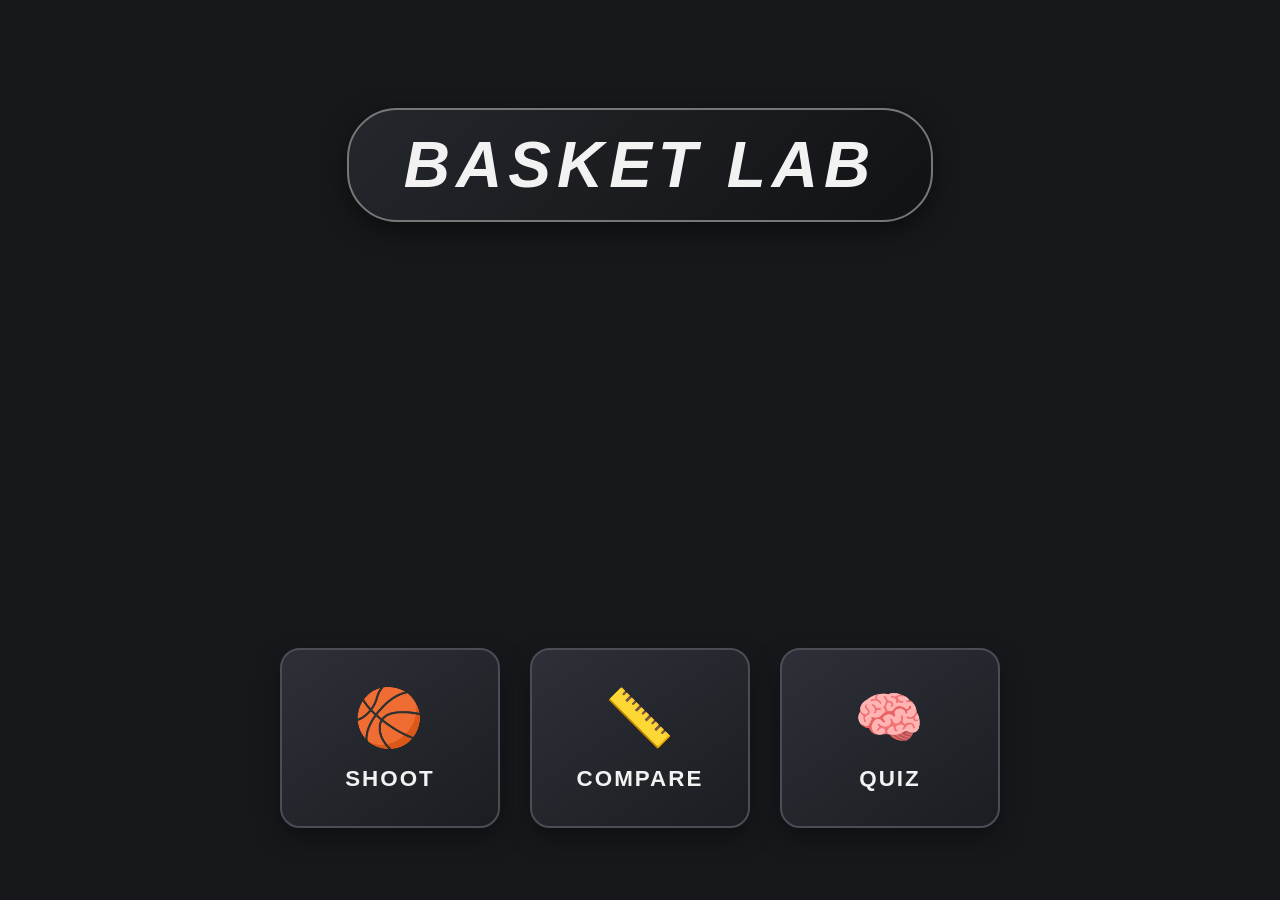
<file: index.html>
<!DOCTYPE html>
<html lang="fr">
<head>
    <meta charset="UTF-8">
    <meta name="viewport" content="width=device-width, initial-scale=1.0">
    <title>Basket Lab</title>

    <link rel="stylesheet" href="style.css">
</head>

<body>

    <header>
        <h1>BASKET LAB</h1>
    </header>

    <nav>
        <a href="shoot.html" class="mode shoot">
            <span class="icon">🏀</span>
            <span>SHOOT</span>
        </a>

        <a href="compare.html" class="mode compare">
            <span class="icon">📏</span>
            <span>COMPARE</span>
        </a>

        <a href="quiz.html" class="mode quiz">
            <span class="icon">🧠</span>
            <span>QUIZ</span>
        </a>
    </nav>

    <script src="script.js"></script>
</body>
</file>
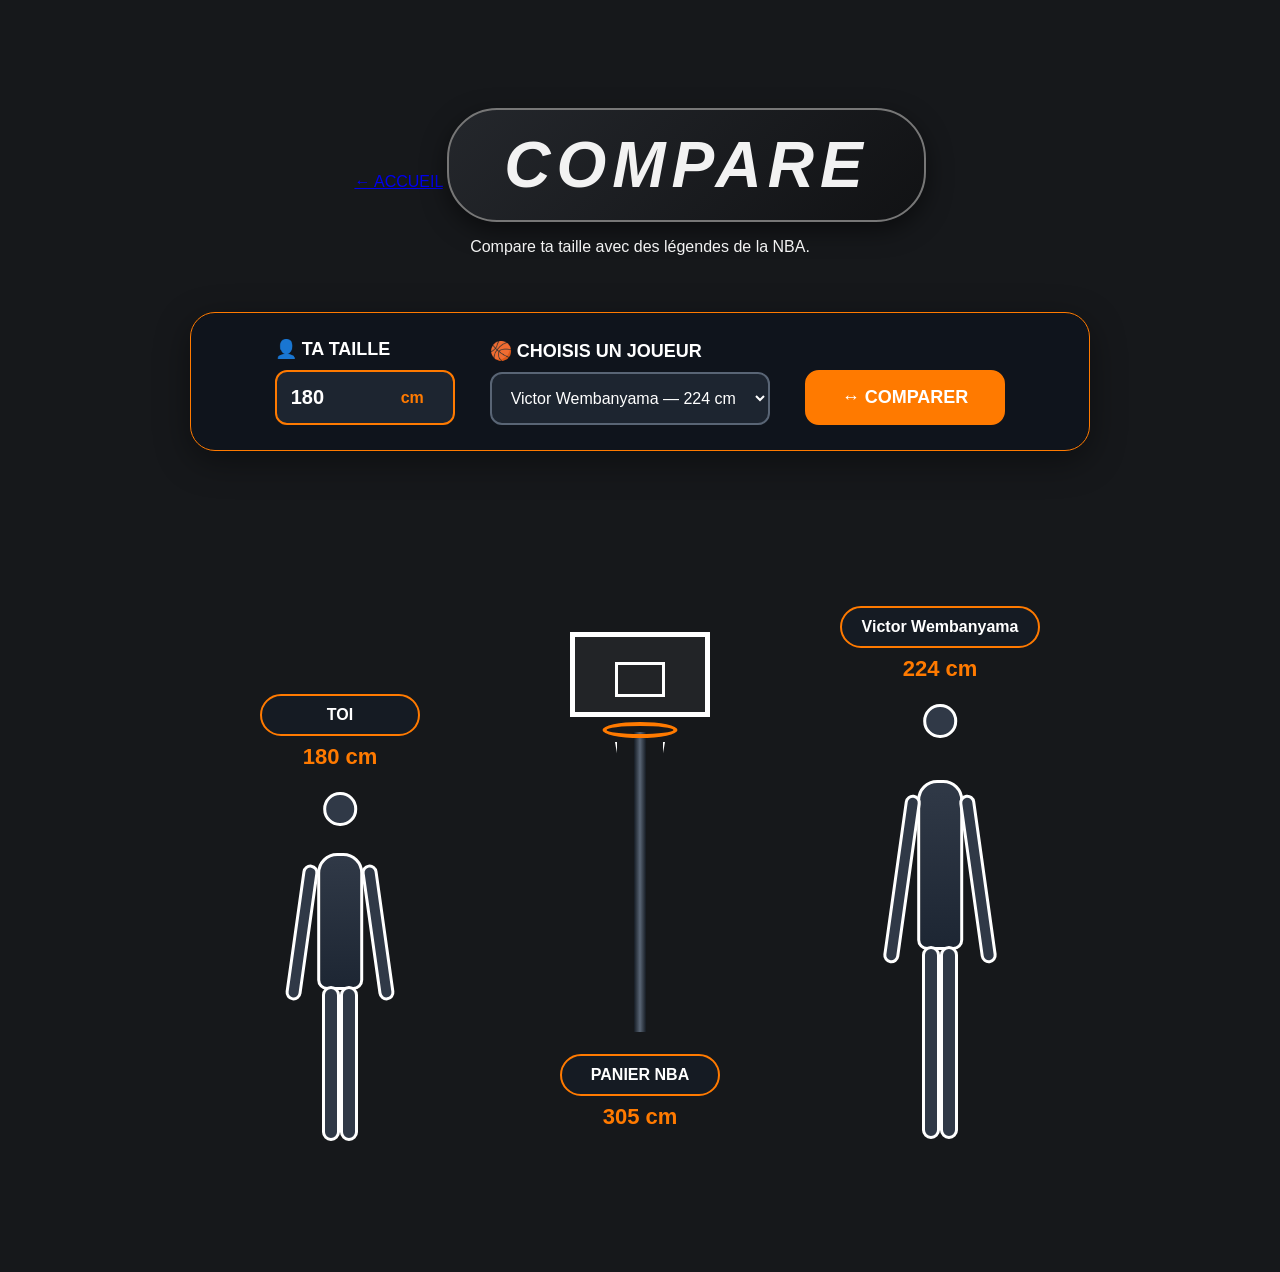
<file: compare.html>
<!DOCTYPE html>
<html lang="fr">

<head>
    <meta charset="UTF-8">
    <meta name="viewport" content="width=device-width, initial-scale=1.0">

    <title>Basket Lab - Compare</title>

    <link rel="stylesheet" href="style.css">
</head>

<body>

    <!-- En-tête de la page -->
    <header class="compare-header">
        <a href="index.html" class="back-button">← ACCUEIL</a>
        <h1>COMPARE</h1>
        <p>Compare ta taille avec des légendes de la NBA.</p>
    </header>

    <main class="compare-page">

    <!-- Zone des contrôles -->
    <section class="compare-controls">

        <div class="control">
            <label for="user-height">👤 TA TAILLE</label>

            <div class="height-input">
                <input type="number" id="user-height" value="180" min="50" max="300">
                <span>cm</span>
            </div>
        </div>

        <div class="control">
            <label for="player-select">🏀 CHOISIS UN JOUEUR</label>

            <select id="player-select">
                <option value="wembanyama">Victor Wembanyama — 224 cm</option>
                <option value="shaq">Shaquille O'Neal — 216 cm</option>
                <option value="lebron">LeBron James — 206 cm</option>
                <option value="curry">Stephen Curry — 188 cm</option>
                <option value="bogues">Muggsy Bogues — 160 cm</option>
                <option value="bol">Manute Bol — 231 cm</option>
            </select>
        </div>

        <button id="compare-button">
            ↔ COMPARER
        </button>

    </section>


    <!-- Zone de comparaison -->
    <section class="height-comparison">

       <!-- Toi -->
<div class="comparison-item">

    <div class="name-box" id="user-name">TOI</div>

    <p id="user-height-result">-- cm</p>

    <div class="person-container">
        <div class="person user-person">
    <div class="head"></div>
    <div class="body"></div>
    <div class="arms">
        <div class="arm left-arm"></div>
        <div class="arm right-arm"></div>
    </div>
    <div class="legs">
        <div class="leg left-leg"></div>
        <div class="leg right-leg"></div>
    </div>
</div>
    </div>

</div>

        <!-- Panier -->
        <div class="comparison-item basket-item">

            <div class="basket-hoop">

                <div class="backboard">
                    <div class="backboard-square"></div>
                </div>

                <div class="rim"></div>
                <div class="net"></div>
                <div class="pole"></div>

            </div>

            <div class="basket-name">PANIER NBA</div>
            <p>305 cm</p>

        </div>


     <!-- Joueur sélectionné -->
<div class="comparison-item">

    <div class="name-box" id="player-name">JOUEUR</div>

    <p id="player-height-result">-- cm</p>

    <div class="person-container">
        <div class="person player-person">
    <div class="head"></div>
    <div class="body"></div>
    <div class="arms">
        <div class="arm left-arm"></div>
        <div class="arm right-arm"></div>
    </div>
    <div class="legs">
        <div class="leg left-leg"></div>
        <div class="leg right-leg"></div>
    </div>
</div>
    </div>

</div>

    </section>

</main>

    <script src="script.js"></script>

</body>
</html>
</file>
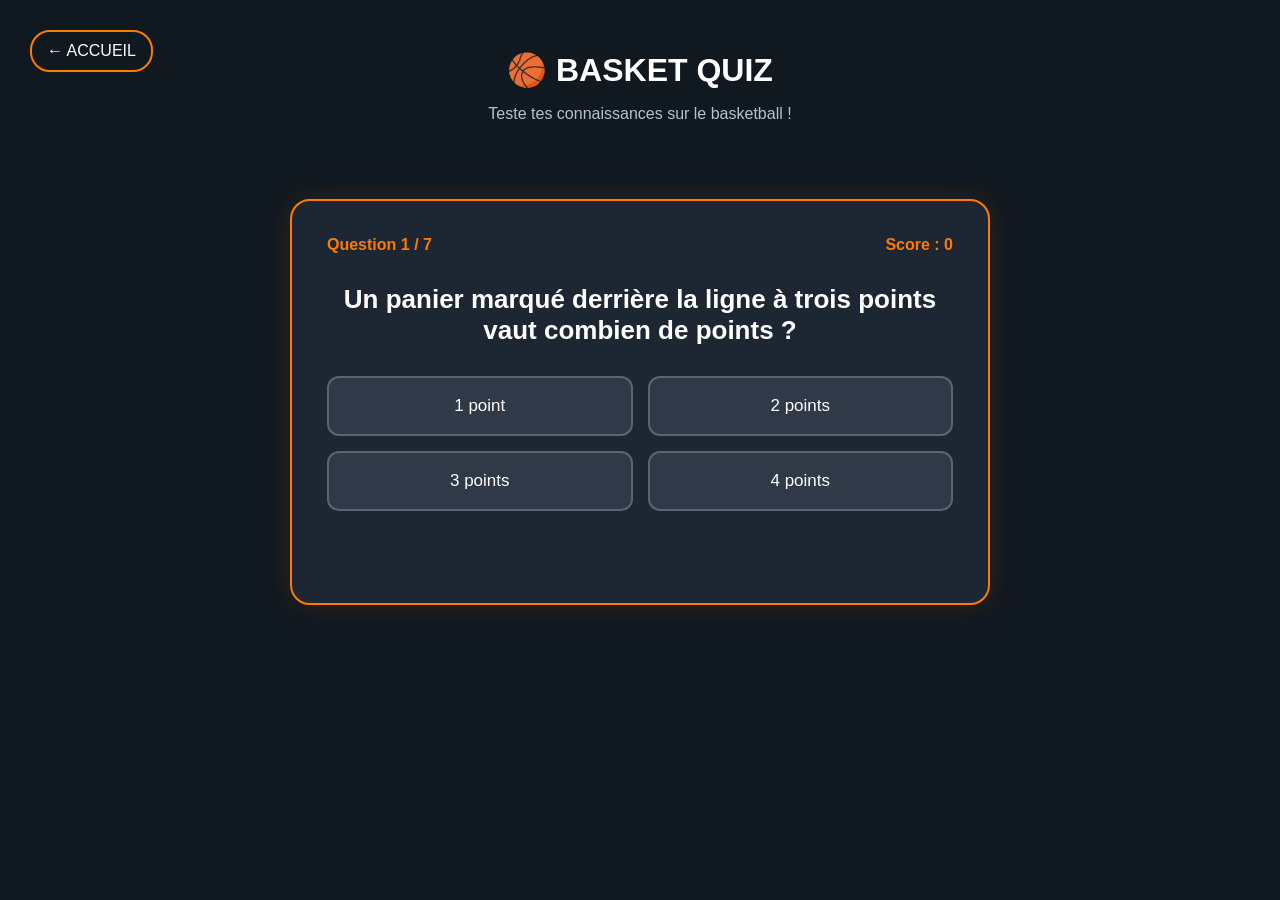
<file: quiz.html>
<!DOCTYPE html>
<html lang="fr">
<head>
    <meta charset="UTF-8">
    <meta name="viewport" content="width=device-width, initial-scale=1.0">

    <title>Basket Lab - Quiz</title>

    <link rel="stylesheet" href="quizz.css">
</head>

<body>

    <header>
        <a href="index.html">← ACCUEIL</a>
        <h1>🏀 BASKET QUIZ</h1>
        <p>Teste tes connaissances sur le basketball !</p>
    </header>

    <main class="quiz-container">

        <div id="quiz-box">

            <div class="quiz-info">
                <span id="question-number">Question 1</span>
                <span id="score">Score : 0</span>
            </div>

            <h2 id="question">
                Chargement de la question...
            </h2>

            <div id="answers"></div>

            <p id="result-message"></p>

            <button id="next-button">
                QUESTION SUIVANTE →
            </button>

        </div>

        <div id="final-result" class="hidden">
            <h2>🏆 QUIZ TERMINÉ !</h2>

            <p id="final-score"></p>

            <button id="restart-button">
                🔄 RECOMMENCER
            </button>
        </div>

    </main>

    <script src="quizz.js"></script>

</body>
</html>
</file>
<file: style.css>
/* Réglages généraux */
* {
    box-sizing: border-box;
}

body {
    margin: 0;
    min-height: 100vh;
    background-color: #16181b;
    color: #f2f2f2;
    font-family: Arial, sans-serif;

    /* Permet de placer le titre et les boutons */
    display: flex;
    flex-direction: column;
}

/* Le titre */
header {
    text-align: center;
    margin-top: 12vh;
}

h1 {
    display: inline-block;
    margin: 0;
    padding: 18px 55px;

    font-size: clamp(2rem, 5vw, 4rem);
    letter-spacing: 6px;
    font-style: italic;

    border: 2px solid #777;
    border-radius: 50px;

    background: linear-gradient(135deg, #24272c, #111214);
    box-shadow: 0 8px 25px rgba(0, 0, 0, 0.5);
}

/* Zone contenant les trois boutons */
nav {
    margin-top: auto;
    padding: 0 5vw 8vh;

    display: flex;
    justify-content: center;
    gap: 30px;
}
/* Style général des boutons */
.mode {
    width: 280px;
    padding: 25px;

    display: flex;
    flex-direction: column;
    align-items: center;
    gap: 12px;

    text-decoration: none;
    color: #f2f2f2;

    font-size: 1.5rem;
    font-weight: bold;
    letter-spacing: 2px;

    background: linear-gradient(145deg, #363a40, #1b1d21);
    border: 2px solid #555;
    border-radius: 25px;

    transition: transform 0.2s, box-shadow 0.2s;
}

/* L'icône est plus grande */
.icon {
    font-size: 2.5rem;
}

/* Couleur spécifique à chaque bouton */
.shoot {
    border-bottom: 4px solid #e63946;
}

.compare {
    border-bottom: 4px solid #4c8dff;
}

.quiz {
    border-bottom: 4px solid #a855f7;
}

/* Animation au passage de la souris */
.mode:hover {
    transform: translateY(-8px);
    box-shadow: 0 10px 25px rgba(0, 0, 0, 0.5);
}

/* Adaptation pour les téléphones */
@media (max-width: 800px) {
    header {
        margin-top: 8vh;
    }

    nav {
        flex-direction: column;
        align-items: center;
        padding-bottom: 30px;
        margin-top: 60px;
    }

    .mode {
        width: min(85vw, 350px);
    }
}
/* Style des boutons : cartes modernes */
.mode {
    width: 220px;
    height: 180px;
    padding: 20px;

    display: flex;
    flex-direction: column;
    justify-content: center;
    align-items: center;
    gap: 15px;

    text-decoration: none;
    color: #f2f2f2;

    font-size: 1.4rem;
    font-weight: bold;
    letter-spacing: 2px;

    /* Apparence de la carte */
    background: linear-gradient(145deg, #2d3038, #1b1d21);
    border: 2px solid #4a4d55;
    border-radius: 20px;

    box-shadow: 0 10px 25px rgba(0, 0, 0, 0.35);

    transition: transform 0.25s, box-shadow 0.25s, border-color 0.25s;
}

/* Icône plus grande */
.icon {
    font-size: 3.5rem;
}

/* Animation au passage de la souris */
.mode:hover {
    transform: translateY(-10px) scale(1.03);
    box-shadow: 0 18px 35px rgba(0, 0, 0, 0.5);
}
/* =========================
   PAGE COMPARE - NOUVEAU DESIGN
========================= */

.compare-page {
    max-width: 1200px;
    margin: 0 auto;
    padding: 40px 30px 80px;
}

/* ---------- CONTRÔLES ---------- */

.compare-controls {
    display: flex;
    align-items: end;
    justify-content: center;
    gap: 35px;

    padding: 25px 35px;
    margin-bottom: 50px;

    background: rgba(15, 20, 28, 0.9);
    border: 1px solid #ff7a00;
    border-radius: 25px;

    box-shadow: 0 10px 35px rgba(0, 0, 0, 0.4);
}

.control {
    display: flex;
    flex-direction: column;
    gap: 10px;
}

.control label {
    font-size: 18px;
    font-weight: bold;
    color: white;
}

.height-input {
    display: flex;
    align-items: center;

    width: 180px;

    background: #1d2530;
    border: 2px solid #ff7a00;
    border-radius: 12px;
    overflow: hidden;
}

.height-input input {
    width: 110px;
    padding: 14px;

    border: none;
    outline: none;

    background: transparent;
    color: white;

    font-size: 20px;
    font-weight: bold;
}

.height-input span {
    padding: 14px;
    color: #ff7a00;
    font-weight: bold;
}

.control select {
    width: 280px;
    padding: 15px;

    border: 2px solid #596575;
    border-radius: 12px;

    background: #1d2530;
    color: white;

    font-size: 16px;
}

/* Bouton */

#compare-button {
    padding: 15px 35px;

    border: 2px solid #ff7a00;
    border-radius: 14px;

    background: #ff7a00;
    color: white;

    font-size: 18px;
    font-weight: bold;

    cursor: pointer;

    transition: 0.3s;
}

#compare-button:hover {
    transform: translateY(-3px);
    box-shadow: 0 8px 20px rgba(255, 122, 0, 0.4);
}

/* ---------- COMPARAISON ---------- */
/* Zone de comparaison */
.height-comparison {
    display: flex;
    justify-content: center;
    align-items: flex-end;
    gap: 80px;
    min-height: 600px;
    padding: 80px 40px 40px;
    position: relative;
}

/* Chaque élément */
.comparison-item {
    width: 220px;
    min-height: 520px;
    display: flex;
    flex-direction: column;
    align-items: center;
    justify-content: flex-end;
    position: relative;
}
/* =========================
   SILHOUETTES HUMAINES
   ========================= */

.person {
    position: relative;
    width: 120px;
    background: none;
    border: none;
    transition: height 0.6s ease;
}

/* Tête */
.person .head {
    position: absolute;
    top: 0;
    left: 50%;
    width: 28%;
    aspect-ratio: 1 / 1;
    transform: translateX(-50%);
    background: #303947;
    border: 3px solid white;
    border-radius: 50%;
}

/* Corps */
.person .body {
    position: absolute;
    top: 17%;
    left: 50%;
    width: 38%;
    height: 38%;
    transform: translateX(-50%);
    background: linear-gradient(180deg, #303947, #1d2633);
    border: 3px solid white;
    border-radius: 20px 20px 10px 10px;
}

/* Bras */
.person .arm {
    position: absolute;
    top: 20%;
    width: 13%;
    height: 38%;
    background: #303947;
    border: 3px solid white;
    border-radius: 20px;
}

.person .left-arm {
    left: 12%;
    transform: rotate(8deg);
}

.person .right-arm {
    right: 12%;
    transform: rotate(-8deg);
}

/* Jambes */
.person .leg {
    position: absolute;
    top: 54%;
    width: 15%;
    height: 43%;
    background: #303947;
    border: 3px solid white;
    border-radius: 20px;
}

.person .left-leg {
    left: 35%;
}

.person .right-leg {
    right: 35%;
}

/* ---------- NOMS ---------- */

.name-box,
.basket-name {
    margin-top: 25px;
    padding: 10px 20px;

    min-width: 160px;

    text-align: center;

    background: #151b23;

    border: 2px solid #ff7a00;
    border-radius: 25px;

    color: white;
    font-weight: bold;
}

.comparison-item p {
    margin-top: 8px;

    color: #ff7a00;

    font-size: 22px;
    font-weight: bold;
}

/* ---------- PANIER ---------- */

.basket-item {
    height: 450px;
}

.basket-hoop {
    position: relative;

    width: 180px;
    height: 400px;
}

.backboard {
    position: absolute;

    top: 0;
    left: 20px;

    width: 140px;
    height: 85px;

    border: 5px solid white;

    background: rgba(255, 255, 255, 0.05);
}

.backboard-square {
    position: absolute;

    width: 50px;
    height: 35px;

    left: 50%;
    bottom: 15px;

    transform: translateX(-50%);

    border: 3px solid white;
}

.rim {
    position: absolute;

    top: 90px;
    left: 50%;

    width: 75px;
    height: 16px;

    transform: translateX(-50%);

    border: 4px solid #ff7a00;
    border-radius: 50%;
}

.net {
    position: absolute;

    top: 110px;
    left: 50%;

    width: 50px;
    height: 70px;

    transform: translateX(-50%);

    border-left: 2px solid white;
    border-right: 2px solid white;

    clip-path: polygon(0 0, 100% 0, 75% 100%, 25% 100%);
}

.pole {
    position: absolute;

    top: 100px;
    left: 50%;

    width: 12px;
    height: 300px;

    transform: translateX(-50%);

    background: linear-gradient(90deg, #151b23, #596575, #151b23);

    z-index: -1;
}

/* ---------- MOBILE ---------- */

@media (max-width: 850px) {

    .compare-controls {
        flex-direction: column;
        align-items: stretch;
    }

    .control select,
    .height-input {
        width: 100%;
    }

    .height-comparison {
        gap: 25px;
        padding: 20px 5px;
        overflow-x: auto;
    }

    .comparison-item {
        min-width: 150px;
    }
}
</file>
<file: quizz.css>
* {
    box-sizing: border-box;
}

body {
    margin: 0;
    min-height: 100vh;
    font-family: Arial, sans-serif;
    background: #101820;
    color: white;
}

/* En-tête */

header {
    text-align: center;
    padding: 30px 20px;
}

header a {
    position: absolute;
    left: 30px;
    top: 30px;
    color: white;
    text-decoration: none;
    border: 2px solid #ff7a00;
    border-radius: 20px;
    padding: 10px 15px;
}

header h1 {
    margin-bottom: 8px;
}

header p {
    color: #b8c1cc;
}

/* Conteneur */

.quiz-container {
    display: flex;
    justify-content: center;
    padding: 30px 20px;
}

#quiz-box,
#final-result {
    width: 100%;
    max-width: 700px;
    background: #1d2633;
    border: 2px solid #ff7a00;
    border-radius: 20px;
    padding: 35px;
    box-shadow: 0 0 30px rgba(255, 122, 0, 0.15);
}

/* Informations */

.quiz-info {
    display: flex;
    justify-content: space-between;
    color: #ff7a00;
    font-weight: bold;
    margin-bottom: 30px;
}

/* Question */

#question {
    text-align: center;
    font-size: 26px;
    margin-bottom: 30px;
}

/* Réponses */

#answers {
    display: grid;
    grid-template-columns: 1fr 1fr;
    gap: 15px;
}

.answer-button {
    background: #303947;
    color: white;
    border: 2px solid #596575;
    border-radius: 12px;
    padding: 18px;
    font-size: 17px;
    cursor: pointer;
    transition: 0.2s;
}

.answer-button:hover:not(:disabled) {
    border-color: #ff7a00;
    transform: translateY(-2px);
}

/* Bonne et mauvaise réponse */

.answer-button.correct {
    background: #16803c;
    border-color: #27c45a;
}

.answer-button.wrong {
    background: #9b2626;
    border-color: #ff4d4d;
}

.answer-button:disabled {
    cursor: default;
}

/* Boutons */

#next-button,
#restart-button {
    display: block;
    margin: 30px auto 0;
    background: #ff7a00;
    color: white;
    border: none;
    border-radius: 25px;
    padding: 15px 25px;
    font-size: 16px;
    font-weight: bold;
    cursor: pointer;
}

#next-button:hover,
#restart-button:hover {
    transform: scale(1.05);
}

#next-button {
    display: none;
}

/* Message */

#result-message {
    text-align: center;
    font-weight: bold;
    min-height: 25px;
}

/* Résultat final */

.hidden {
    display: none;
}

#final-result {
    text-align: center;
}

#final-result h2 {
    color: #ff7a00;
}

#final-score {
    font-size: 25px;
    font-weight: bold;
}

/* Téléphone */

@media (max-width: 600px) {

    header a {
        position: static;
        display: inline-block;
        margin-bottom: 20px;
    }

    #answers {
        grid-template-columns: 1fr;
    }

    #quiz-box,
    #final-result {
        padding: 25px 20px;
    }
}
</file>
